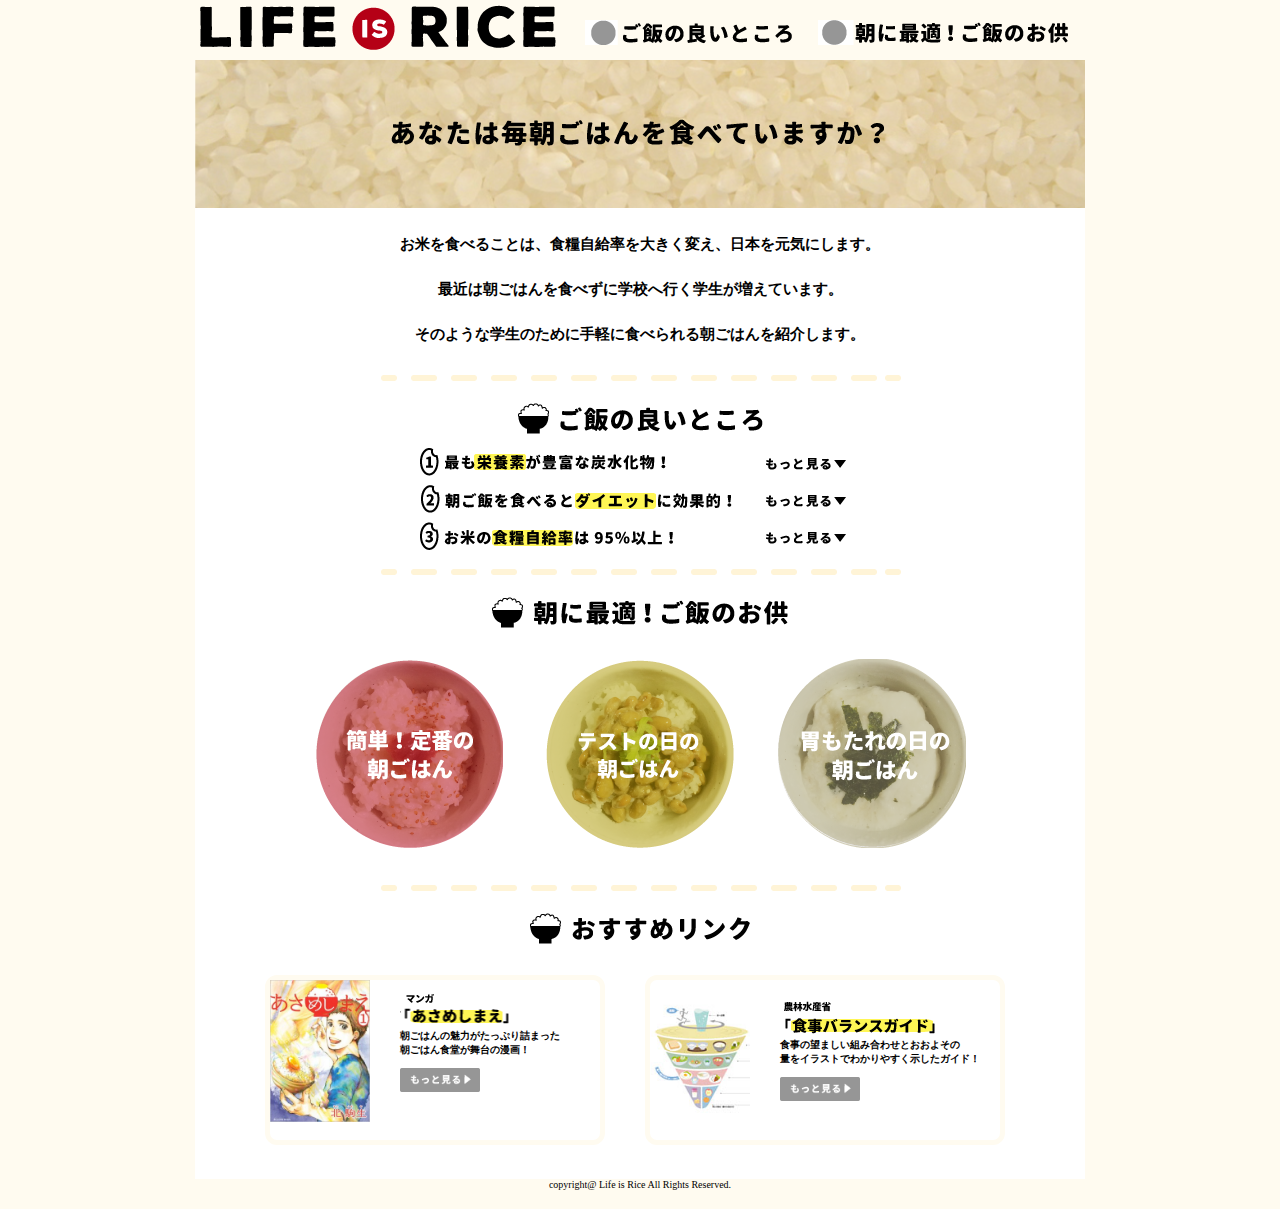
<file: index.html>
<!DOCTYPE html>
<html lang="ja">
<head>
	<meta chrset="UTF-8">
	<title>Life is Rice!</title>
	<link rel="stylesheet" href="style.css">
	</head>
	<body>
		<div id="wrapper">
			<div id="header">
				<div id="logo">
				<a href="index.html"><img src="images/logo.png" alt=""></a>
				</div>
				<div id="nav">
					<a href="#yoitoko"><img src="images/10.png" 
                         onmouseover="this.src='images/1.png'" 
                         onmouseout="this.src='images/10.png'" alt=""></a>
                	<a href="#otomo"><img src="images/20.png" 
                         onmouseover="this.src='images/2.png'" 
                         onmouseout="this.src='images/20.png'" alt=""></a>
                </div>                  
        	</div>
        	<div id="main">

        		<img src="images/topimage.png" alt="">

        		<div id="toptext">
        		<p>
        		お米を食べることは、食糧自給率を大きく変え、日本を元気にします。<br>
				最近は朝ごはんを食べずに学校へ行く学生が増えています。<br>
				そのような学生のために手軽に食べられる朝ごはんを紹介します。
				</p>
        		</div>

        			<img src="images/line.png" alt="">
                

                    
        		<div id="yoitoko">
        			<img src="images/11.png" alt="">
                    <br>
                    
                    <div id="pane1" class="pane">
                    <a href="#pane1"><img src="images/point1.png" alt=""><img src="images/moresmall.png" 
                                    onmouseover="this.src='images/moresmall0.png'" onmouseout="this.src='images/moresmall.png'" ></a>
                    <div class="content">
                        <p><br>
                        　ご飯には<font color="#b50016">ビタミン</font>や<font color="#b50016">ミネラル</font>、<font color="#b50016">食物繊維</font>なども含まれています。<br>　茶碗一杯のご飯の中の栄養を身近な食品に置き換えてみると、プチトマト3個分のカルシウム、とうもろこし1/3本の鉄、さやえんどう12枚分のビタミンB、そしてレタス1枚半にあたる食物繊維……。最近不足が問題視されているマグネシウムや亜鉛といったミネラルも、それぞれグリーンアスパラガス5本、亜鉛ならほうれん草1/2束分あります。</p>
                        <p>　体内の細胞や血管の若さを保つ”老化防止ビタミン”であるビタミンEは発芽する食品に多く、ご飯にもゴマ小さじ8杯分に匹敵する量が含まれています。<br><br>
                        
            
                        </p>
                    </div>
                    </div>
                    
                    <div id="pane2" class="pane">
                    <a href="#pane2"><img src="images/point2.png" alt=""><img src="images/moresmall.png" 
                                    onmouseover="this.src='images/moresmall0.png'" onmouseout="this.src='images/moresmall.png'" ></a>
                    <div class="content">
                        <p><br>
                        　パスタは麺だけで1人前約400kcalもあるのが、お茶碗一杯だとなんと<font color="#b50016">約220kcal</font>！<br>
                        　パンは単品だけでも食べられる手軽さはありますが、パンに合うおかずはベーコンやウィンナー、オムレツなど油脂が多く含まれるものが多く、ダイエットには不向き。これに対して、ご飯は消化吸収が緩やかで、血糖値も緩やかに上昇するので体への負担も軽く、腹持ちも良いです。<br>
						　また、パンよりもご飯のほうが噛む回数が多く、だ液がよく分泌されて胃や腸で消化しやすくなる上に、噛むことによって<font color="#b50016">満腹感を得られやすい</font>のです。<br>
                        　ヘルシー志向の女性には特に人気の<font color="#b50016">雑穀米</font>や<font color="#b50016">玄米</font>。栄養価も高く、白米より食べごたえもあるためよりおススメです。白米と玄米をブレンドしても良いかもしれません。<br><br>
                        </p>
                        </div>
                    </div>
                        
                   <div id="pane3" class="pane">
                    <a href="#pane3"><img src="images/point3.png" alt=""><img src="images/moresmall.png" 
                                    onmouseover="this.src='images/moresmall0.png'" onmouseout="this.src='images/moresmall.png'" ></a>
                    <div class="content">
                        <p><br>
                        　食生活が大きく変わった現在では、お米の食べる量は50年前と比べて約半分に減っています。小麦の食糧自給率は12％なのに対し、<font color="#b50016">お米の食糧自給率は96％</font>とほぼ日本で賄っています。世界規模で食料問題が深刻化する中、今までのように多くの食料を外国から輸入し続けるのは難しくなる可能性があります。<br>
                        　ご飯を食べることは日本を元気にし、未来を明るくします。私たちは、ご飯を１杯食べることから始めて日本の食を守りましょう！
                        <br><br>
                        </p>
                    
        		</div>
                    </div>
                       
                        </div>
                
                
                    <img src="images/line.png" alt="">
                

        		<div id="otomo">
        			<img src="images/12.png" alt=""><br>
                    <div id="maru">
                    <a href="#maru1"><img src="images/maruteiban.png" 
                         onmouseover="this.src='images/maruteiban0.png'" 
                         onmouseout="this.src='images/maruteiban.png'" alt=""></a>
                     <a href="#maru2"><img src="images/marutest.png" 
                         onmouseover="this.src='images/marutest0.png'" 
                         onmouseout="this.src='images/marutest.png'" alt=""></a>
                    <a href="#maru3"><img src="images/maruisogi.png" 
                         onmouseover="this.src='images/maruisogi0.png'" 
                         onmouseout="this.src='images/maruisogi.png'" alt=""></a>
                        
                    <div id="maru1" class="pane2">
                    <div class="content2">
                        <div id="otomonaka">
                            <div id="marupicture">
                                <img src="images/tarako.png" alt="">
                            </div>
                            <div id ="marutext">
                                <img src="images/tarakomoji.png" alt=""><br>
                                <p>ご飯のお供の定番たらこ！<br>バターと醤油を足したり、タラコをご飯全体に混ぜて<br>
                                とろけるチーズをのせチンしてできる焼きタラコチーズ<br>ご飯にするアレンジもおすすめです。<br>
                                </p>
                            
                            </div>
                        </div>
                        <div id="otomonaka">
                            <div id="marupicture">
                                <img src="images/ume.png" alt="">
                            </div>
                            <div id ="marutext">
                                <img src="images/umemoji.png" alt=""><br>
                                <p>
                                梅干しは血液をサラサラにし、老化防止・疲労回復<br>などの効果があります。<br>
                                梅干はクエン酸を多く含み、夏バテで胃腸の消化・吸<br>収が低下しているときに、胃酸の分泌を促して、食欲<br>を増進してくれます。<br></p>
                            
                            </div>
                            
                        </div>
                        </div>
                        </div>
                        
                    <div id="maru2" class="pane2">
                   <div class="content2">
                        <div id="otomonaka">
                            <div id="marupicture">
                                <img src="images/tamagokakekimuchi.png" alt="">
                            </div>
                            <div id ="marutext">
                                <img src="images/tamagokakekimuchimoji.png" alt=""><br>
                                <p>
                                卵とキムチでできる簡単丼ぶり！<br>卵は多くのタンパク質を含み１日の代謝をあげ、<br>
                                キムチには脳の血流改善の効果があります。<br>
                                気合を入れて一日頑張りたい朝におすすめ！<br>
                                </p>
                            
                            </div>
                        </div>
                        <div id="otomonaka">
                            <div id="marupicture">
                                <img src="images/natto.png" alt="">
                            </div>
                            <div id ="marutext">
                                <img src="images/nattomoji.png" alt=""><br>
                                <p>
                                大豆に含まれるイソフラボンには女性ホルモンの<br>
                                バランスを保つ効果があり、腸の調子を整えます。<br>
                                テスト勉強で睡眠不足の日も、納豆を食べて<br>
                                むくみ、疲れをとばしましょう！
                                <br></p>
                            
                            </div>
                            
                        </div>
                        </div>
                        </div>
                    
                     <div id="maru3" class="pane2">
                    
                   <div class="content2">
                        <div id="otomonaka">
                            <div id="marupicture">
                                <img src="images/tororo.png" alt="">
                            </div>
                            <div id ="marutext">
                                <img src="images/tororomoji.png" alt=""><br>
                                <p>ネバネバの成分、ムチンは胃の粘膜を保護する<br>
                                働きがあり、胃もたれを改善したり、疲労回復を促し<br>
                                てくれます。<br>
                                また、痰を取り除いてくれる効果もあるので、のどが痛い<br>とき、痰がよく絡むときにおすすめです。<br>
                                </p>
                            
                            </div>
                        </div>
                        <div id="otomonaka">
                            <div id="marupicture">
                                <img src="images/ochiduke.png" alt="">
                            </div>
                            <div id ="marutext">
                                <img src="images/ochaduke.png" alt=""><br>
                                <p>さらっと食べられるお茶漬けは便秘予防にもなり、<br>何より満腹感が全然違うとともに、消化効果もバツグン。<br>
                                食べる気力があまりない朝にもお茶漬けはおすすめ！<br>
                                しゃけを入れたり、梅を入れたり、アレンジは無限大！<br>
                                </p>
                            
                            </div>
                            
                        </div>
                        </div>
                        </div>
                </div>
                    </div>
            
                   <img src="images/line.png" alt="">
                

				<div id="link">
        			<img src="images/13.png" alt=""><br>
                    <div id="linkbox1" class="linkbox">
                        <div class="linkpicture">
                            <img src="images/asameshimae.jpg" width ="100px" alt="">
                        </div>
                        <div id ="linktext">
                            <br>
                            <img src="images/link2.png" alt=""><br>
                            朝ごはんの魅力がたっぷり詰まった<br>
                            朝ごはん食堂が舞台の漫画！<br><br>
                            <a href="http://kc.kodansha.co.jp/title?code=1000006584"><img src="images/more.png" 
                         onmouseover="this.src='images/more0.png'"onmouseout="this.src='images/more.png'" width="80px"></a>
                        </div>
                    </div>
                    <div id="linkbox2" class="linkbox">
                        <div class="linkpicture">
                            <img src="images/balance.png" width ="100px" alt=""><br>
                        </div>
                        <div id ="linktext">
                            <img src="images/link1.png" alt=""><br>
                            食事の望ましい組み合わせとおおよその<br>
                            量をイラストでわかりやすく示したガイド！<br><br>
                            <a href="http://www.maff.go.jp/j/balance_guide/"><img src="images/more.png" 
                         onmouseover="this.src='images/more0.png'" onmouseout="this.src='images/more.png'" width="80px"></a>
                        </div>
                    </div><br>
                
        		</div>
            </div>

        	<div id="hooter">
                copyright@ Life is Rice All Rights Reserved.
        	</div>

    
    
	</body>
	</html>
</file>
<file: style.css>
*{
	margin: 0 auto;
	padding: 0;
    font-weight: bold;
    font-size: 14px;
}

body{
	width: 100%;
    background-color: #fffbf0;
}

.red {
	color: #b50016;
}

#wrapper{
	width: 890px;
}

#header{
	width: 890px;
    font-weight: bold;
	height: 60px;
	background-color: #fffbf0;
    position: fixed !important;  
    position: absolute;
}
#main{
    padding-top: 60px;
	width: 890px;
	height: auto;
	background-color: #fff;
}

#hooter{
    font-weight: normal;
    text-align: center;
	width: 890px;
	height: 30px;
    font-color:#fffbf0;
    font-size: 10px;
}

#logo {
	float: left;

}

#nav {
	margin-left:20px;
	margin-top:20px;
	float: left;
}

ul {
    float: left;
}

li {
 list-style-type: none;
    float: left;
    size: 15px;
}

#toptext {
	width: 890px;
	height: 150px;
	vertical-align: middle;

}
#toptext p{
	font-size: 15px;
	text-align: center;
	vertical-align: middle;
	line-height: 300%;
    padding-top: 10px;
}

.line {
	margin: 0 auto;
    text-align: center;
    
}

#yoitoko {
    height: auto;
    text-align: center;
}
#yoitoko p{
	line-height: 200%;
	width:600px;
    height: auto;
    text-align: left;
}


#otomo {
    height: auto;
    text-align: center;
}

#maru img {
    margin: 20px;
}


 #link {
    height: 270px;
    text-align: center;
}

#linkbox1 {
    float: left;
    width: 330px;
    height: 160px;
    margin: 20px 20px 20px 70px;
    background-color: #fff;
    border: 5px solid #fffbf0;
    border-radius: 12px;
}
#linkbox2 {
    float: left;
    width: 350px;
    height: 140px;
    padding-top:20px;
    margin: 20px 70px 0px 20px;
    background-color: #fff;
    border: 5px solid #fffbf0;
    border-radius: 12px;
}

.linkbox p{
    padding: 10px;
}
.linkpicture {
    float: left;
    width: 130px;
    height: 160px;
}

.linkpicture img{
    float: left;
}

#marupicture {
    width: 180px;
    float: left;
}

#marutext {
    float: left;
    height: 200px;
    font-size: 10px;
    font-weight: bold;
	text-align: left;
}


#marutext img {
	margin: 10px;
}

#marutext p{
    margin-left: 50px;
}

#otomonaka {
    margin: 20px 140px 20px 100px;
    width: 760px;
    height: 225px;
}

#linktext {
    float: left;
    height: 160px;
    font-size: 10px;
    font-weight: bold;
	text-align: left;
}

.content {
    height: 0;
    overflow: hidden;
    -webkit-transition: height 0.3s ease-in-out;
    transition: height 0.3s ease-in-out;
}
.pane:target .content {
    height: auto;
}

.content2 {
    height: 0;
    overflow: hidden;
    -webkit-transition: height 0s ease-in-out;
    transition: height 0s ease-in-out;
}

.pane2:target .content2 {
    height: 600px;
}
</file>
